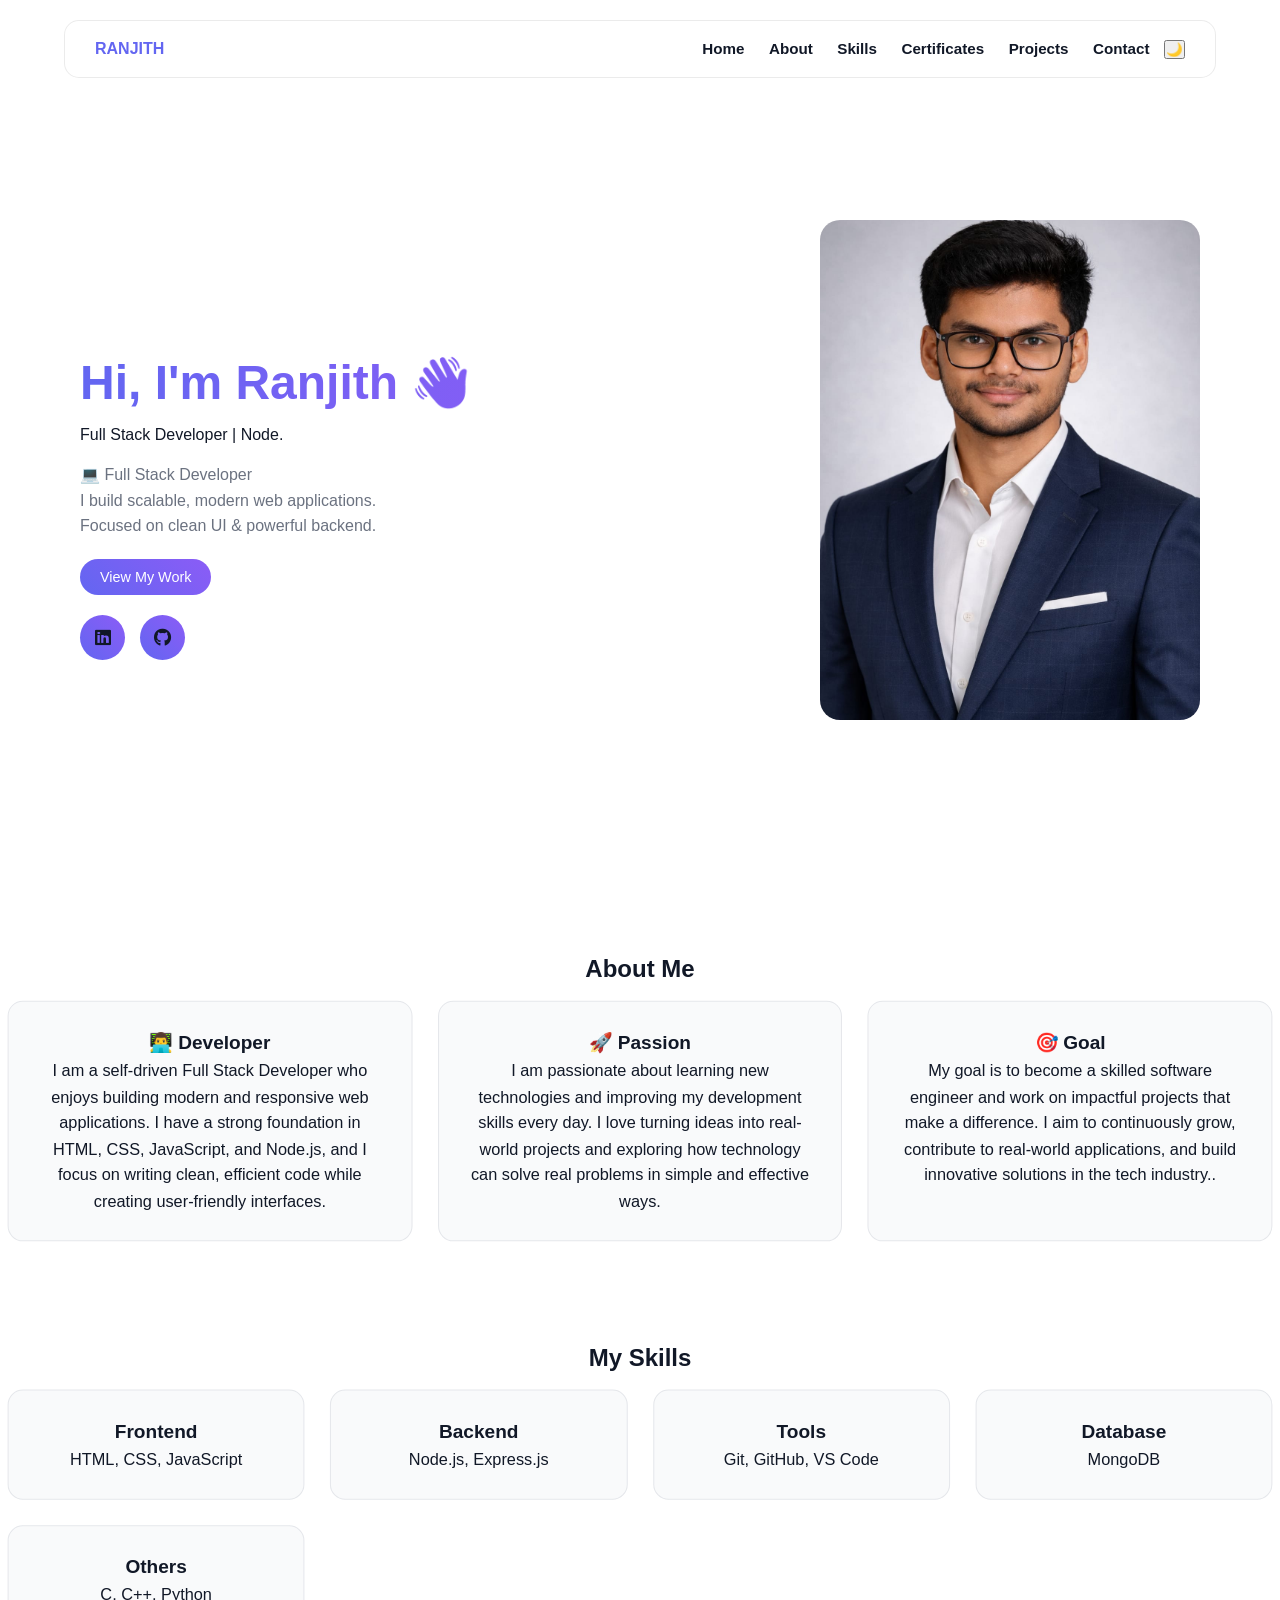
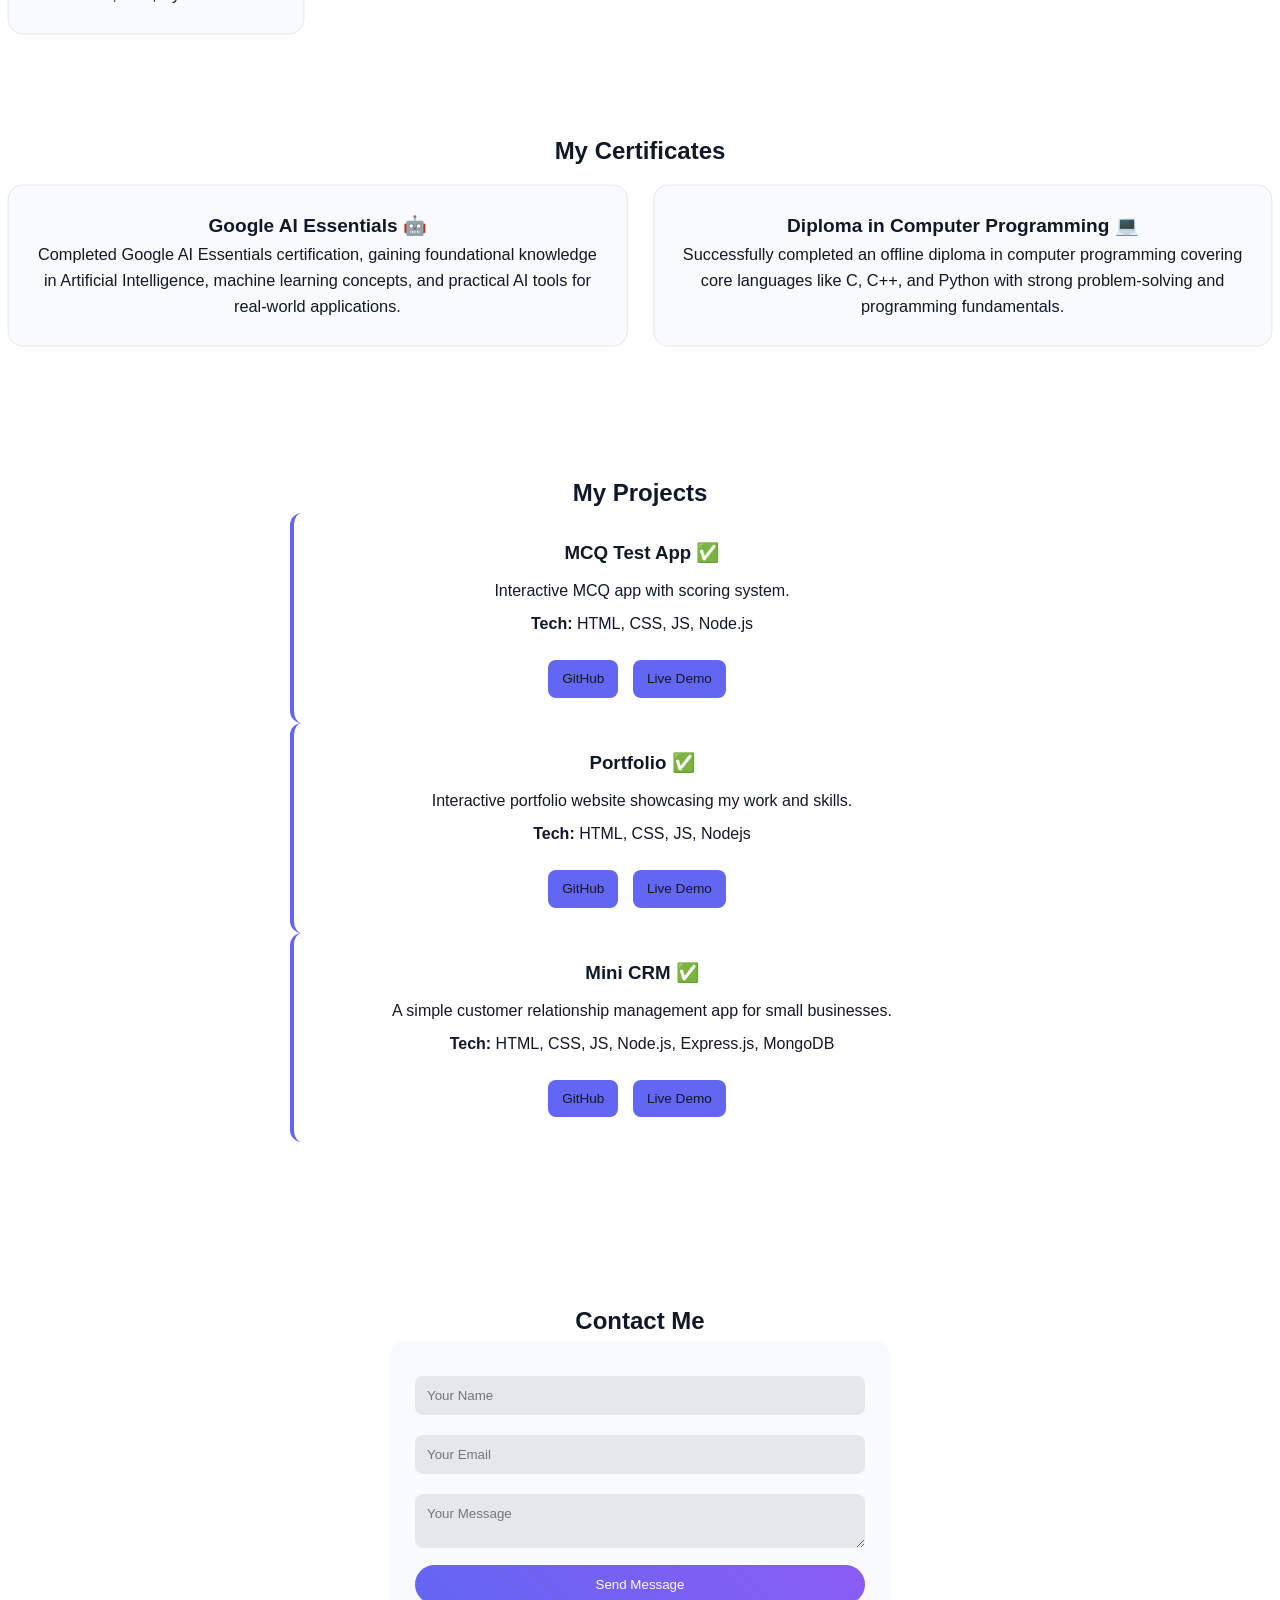
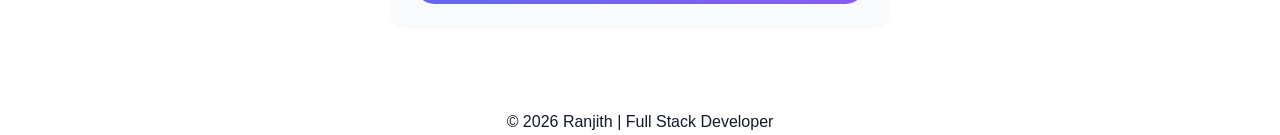
<file: index.html>
<!DOCTYPE html>
<html lang="en">
<head>
  <meta charset="UTF-8">
  <meta name="viewport" content="width=device-width, initial-scale=1.0">
  <title>Ranjith | Full Stack Developer</title>

  <!-- STYLE -->
  <link rel="stylesheet" href="style.css">

  <!-- FONT AWESOME -->
  <link rel="stylesheet" href="https://cdnjs.cloudflare.com/ajax/libs/font-awesome/6.4.0/css/all.min.css">
</head>
<body>

<!-- NAVBAR -->
<nav class="navbar">
  <div class="hero-logo">RANJITH </div>
  <div class="nav-links">
    <a href="#home">Home</a>
    <a href="#about">About</a>
    <a href="#skills">Skills</a>
    <a href="#certificates">Certificates</a>
    <a href="#work">Projects</a>
    <a href="#contact">Contact</a>

    <button onclick="toggleMode()" class="mode-btn">🌙</button>
  </div>
</nav>

<!-- HERO -->
<section id="home" class="hero">
  <div class="left">
    <h1>Hi, I'm Ranjith 👋</h1>
    <p id="typing" class="typing"></p>

    <div class="hero-info">
      <p>💻 Full Stack Developer</p>
      <p>I build scalable, modern web applications.</p>
      <p>Focused on clean UI & powerful backend.</p>
    </div>

    <div class="hero-buttons">
      <button onclick="scrollToSection('work')">View My Work</button>
    </div>

    <!-- 🔥 SOCIAL ICONS ADDED HERE -->
    <div class="social-links">
      <a href="https://www.linkedin.com/in/ranjithm57/" target="_blank">
        <i class="fab fa-linkedin"></i>
      </a>
      <a href="https://github.com/ranjithranvishnu57" target="_blank">
        <i class="fab fa-github"></i>
      </a>
    </div>

  </div>

  <div class="right">
    <div class="profile-container">
      <img src="profile.jpg.jpeg" alt="Ranjith">
    </div>
  </div>
</section>


<!-- ABOUT -->
<section id="about" class="about">
  <h2>About Me</h2>
  <div class="about-grid">
    <div class="about-card reveal">
      <h3>👨‍💻 Developer</h3>
      <p>I am a self-driven Full Stack Developer who enjoys building modern and responsive web applications. I have a strong foundation in HTML, CSS, JavaScript, and Node.js, and I focus on writing clean, efficient code while creating user-friendly interfaces.</p>
    </div>
    <div class="about-card reveal">
      <h3>🚀 Passion</h3>
      <p>I am passionate about learning new technologies and improving my development skills every day. I love turning ideas into real-world projects and exploring how technology can solve real problems in simple and effective ways.</p>
    </div>
    <div class="about-card reveal">
      <h3>🎯 Goal</h3>
      <p>My goal is to become a skilled software engineer and work on impactful projects that make a difference. I aim to continuously grow, contribute to real-world applications, and build innovative solutions in the tech industry..</p>
    </div>
  </div>
</section>

<!-- SKILLS -->
<section id="skills" class="about">
  <h2>My Skills</h2>
  <div class="about-grid">
    <div class="about-card reveal">
      <h3>Frontend</h3>
      <p>HTML, CSS, JavaScript</p>
    </div>
    <div class="about-card reveal">
      <h3>Backend</h3>
      <p>Node.js, Express.js</p>
    </div>
    <div class="about-card reveal">
      <h3>Tools</h3>
      <p>Git, GitHub, VS Code</p>
    </div>
    <div class="about-card reveal">
      <h3>Database</h3>
      <p>MongoDB</p>
    </div>
    <div class="about-card reveal">
      <h3>Others</h3>
      <p>C, C++, Python</p>
    </div>
  </div>
</section>
<section id="certificates" class="about">
  <h2>My Certificates</h2>

  <div class="about-grid">

    <div class="about-card reveal">
      <h3>Google AI Essentials 🤖</h3>
      <p>
        Completed Google AI Essentials certification, gaining foundational knowledge in Artificial Intelligence, 
        machine learning concepts, and practical AI tools for real-world applications.
      </p>
    </div>

    <div class="about-card reveal">
      <h3>Diploma in Computer Programming 💻</h3>
      <p>
        Successfully completed an offline diploma in computer programming covering core languages like 
        C, C++, and Python with strong problem-solving and programming fundamentals.
      </p>
    </div>

  </div>
</section>
</section>


<!-- PROJECTS -->
<section id="work" class="work">

  <h2>My Projects</h2>

  
    <div class="timeline-item">
      <h3>MCQ Test App ✅</h3>
      <p>Interactive MCQ app with scoring system.</p>
      <p><strong>Tech:</strong> HTML, CSS, JS, Node.js</p>
      <div class="project-links">
        <a href="https://github.com/ranjithranvishnu57-glitch/QuizApp" target="_blank">GitHub</a>
        <a href="https://quizapp-tiqu.onrender.com/" target="_blank">Live Demo</a>
      </div>
    </div>

     <div class="timeline-item">
      <h3>Portfolio ✅</h3>
      <p>Interactive portfolio website showcasing my work and skills.</p>
      <p><strong>Tech:</strong> HTML, CSS, JS, Nodejs</p>
      <div class="project-links">
        <a href="https://github.com/ranjithranvishnu57-glitch/FUTURE_FS_1" target="_blank">GitHub</a>
        <a href="https://ranjithranvishnu57-glitch.github.io/FUTURE_FS_1/" target="_blank">Live Demo</a>
      </div>
    </div>

    <div class="timeline-item">
    

      <h3>Mini CRM ✅</h3>
      <p>A simple customer relationship management app for small businesses.</p>
      <p><strong>Tech:</strong> HTML, CSS, JS, Node.js, Express.js, MongoDB</p>
      <div class="project-links">
        <a href="https://github.com/ranjithranvishnu57-glitch/FUTURE_FS_2" target="_blank">GitHub</a>
        <a href="https://future-fs-2-w5sz.onrender.com/login.html" target="_blank">Live Demo</a>
      </div>
    
    </div>


</section>

<!-- CONTACT -->
<section id="contact" class="contact">
  <h2>Contact Me</h2>
  <form id="contactForm" class="contact-box reveal">
    <input type="text" placeholder="Your Name" required>
    <input type="email" placeholder="Your Email" required>
    <textarea placeholder="Your Message" required></textarea>
    <button type="submit">Send Message</button>
  </form>
</section>

<!-- FOOTER -->
<footer class="fott">
  <p>© 2026 Ranjith | Full Stack Developer</p>
</footer>

<script src="script.js"></script>
</body>
</html>
</file>
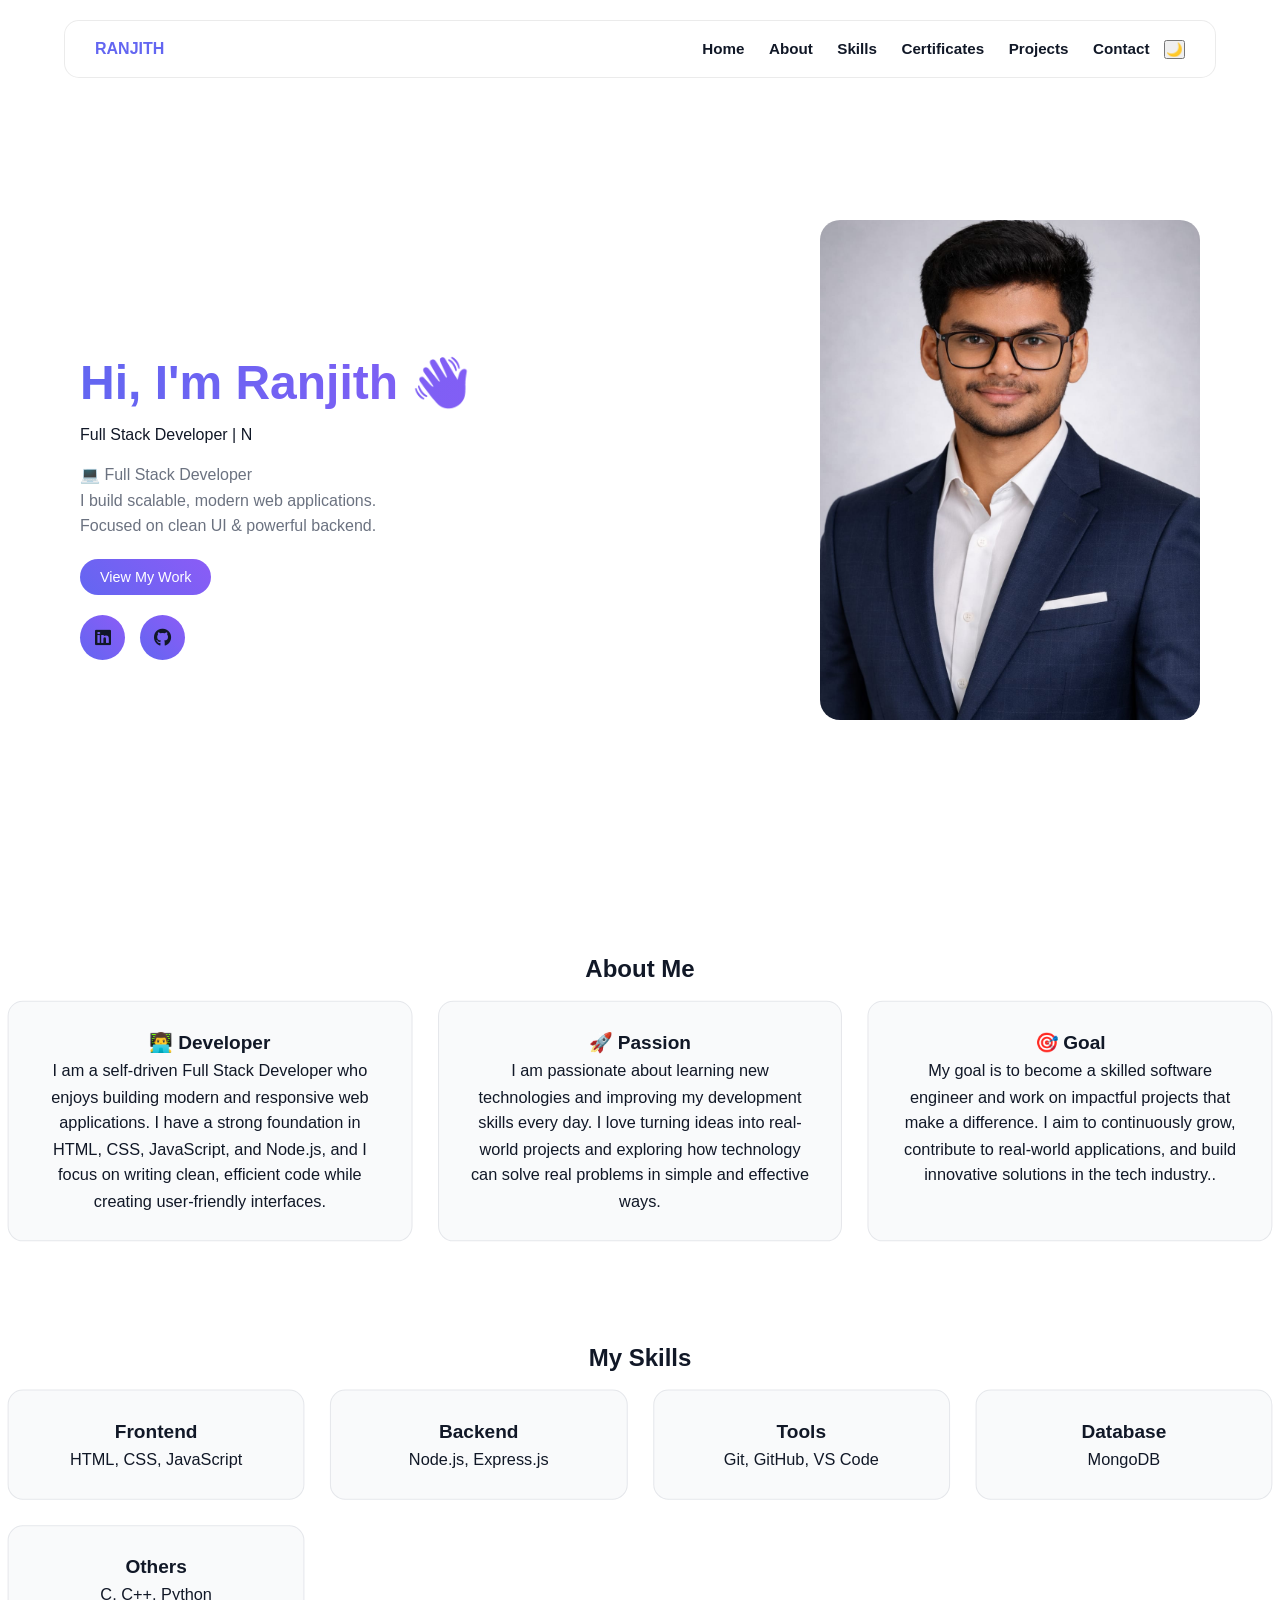
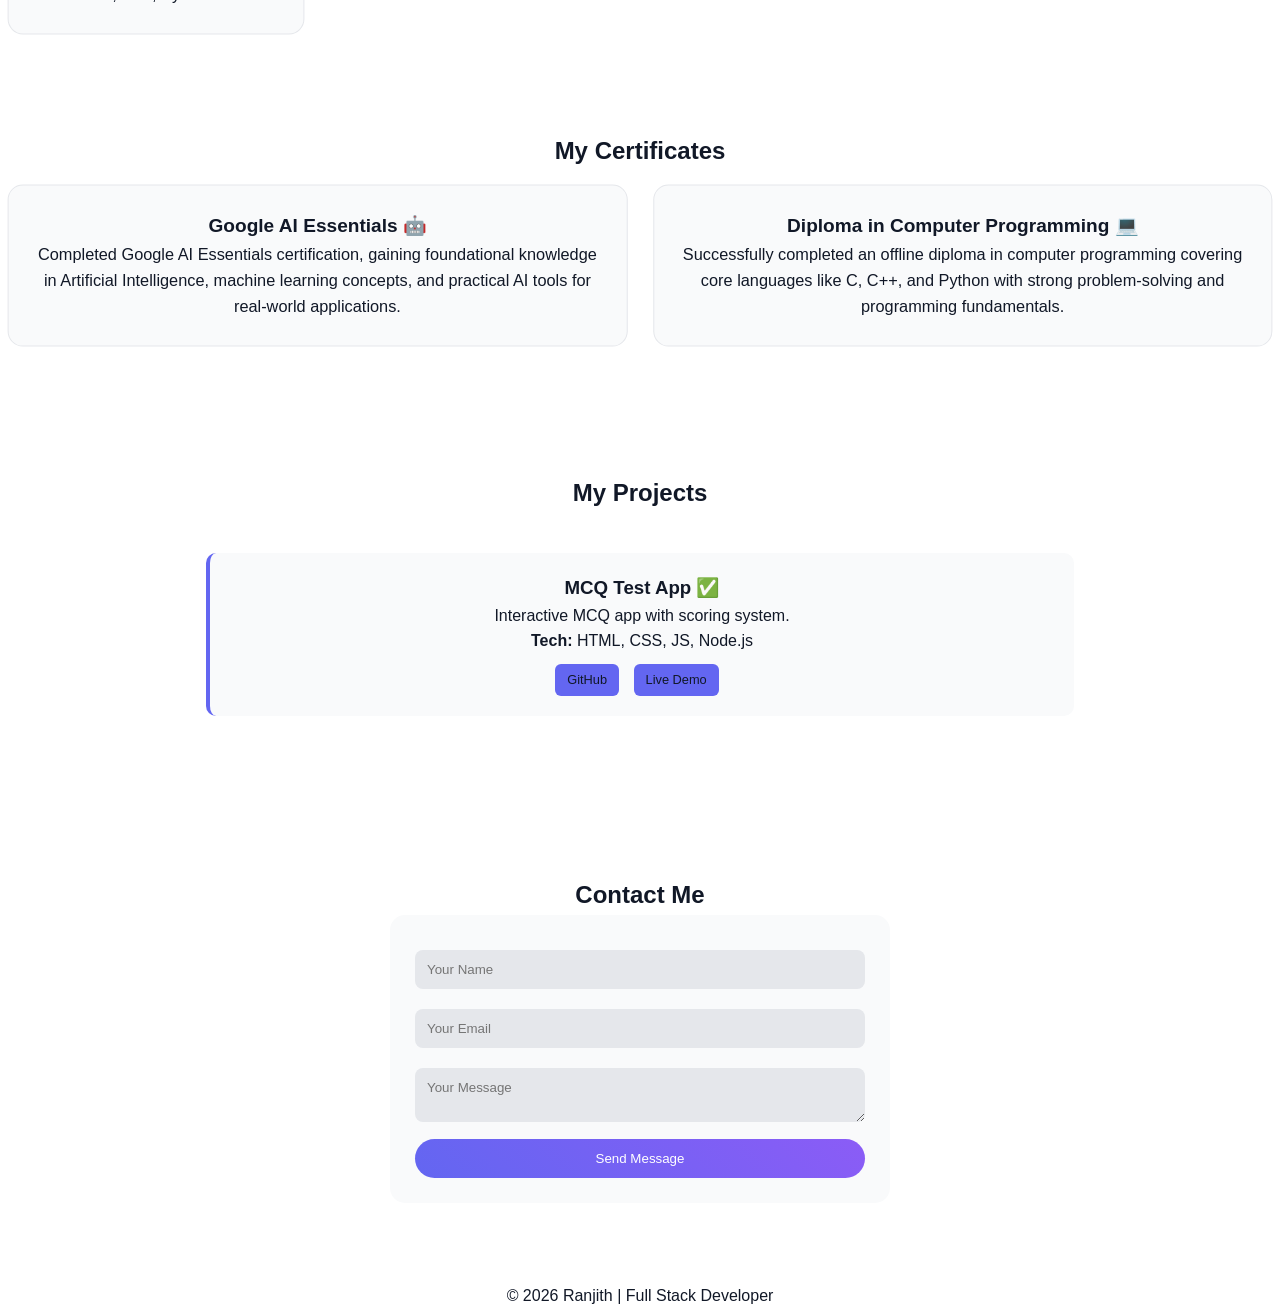
<file: public/index.html>
<!DOCTYPE html>
<html lang="en">
<head>
  <meta charset="UTF-8">
  <meta name="viewport" content="width=device-width, initial-scale=1.0">
  <title>Ranjith | Full Stack Developer</title>

  <!-- STYLE -->
  <link rel="stylesheet" href="style.css">

  <!-- FONT AWESOME -->
  <link rel="stylesheet" href="https://cdnjs.cloudflare.com/ajax/libs/font-awesome/6.4.0/css/all.min.css">
</head>
<body>

<!-- NAVBAR -->
<nav class="navbar">
  <div class="hero-logo">RANJITH </div>
  <div class="nav-links">
    <a href="#home">Home</a>
    <a href="#about">About</a>
    <a href="#skills">Skills</a>
    <a href="#certificates">Certificates</a>
    <a href="#work">Projects</a>
    <a href="#contact">Contact</a>

    <button onclick="toggleMode()" class="mode-btn">🌙</button>
  </div>
</nav>

<!-- HERO -->
<section id="home" class="hero">
  <div class="left">
    <h1>Hi, I'm Ranjith 👋</h1>
    <p id="typing" class="typing"></p>

    <div class="hero-info">
      <p>💻 Full Stack Developer</p>
      <p>I build scalable, modern web applications.</p>
      <p>Focused on clean UI & powerful backend.</p>
    </div>

    <div class="hero-buttons">
      <button onclick="scrollToSection('work')">View My Work</button>
    </div>

    <!-- 🔥 SOCIAL ICONS ADDED HERE -->
    <div class="social-links">
      <a href="https://www.linkedin.com/in/ranjithm57/" target="_blank">
        <i class="fab fa-linkedin"></i>
      </a>
      <a href="https://github.com/ranjithranvishnu57" target="_blank">
        <i class="fab fa-github"></i>
      </a>
    </div>

  </div>

  <div class="right">
    <div class="profile-container">
      <img src="profile.jpg.jpeg" alt="Ranjith">
    </div>
  </div>
</section>


<!-- ABOUT -->
<section id="about" class="about">
  <h2>About Me</h2>
  <div class="about-grid">
    <div class="about-card reveal">
      <h3>👨‍💻 Developer</h3>
      <p>I am a self-driven Full Stack Developer who enjoys building modern and responsive web applications. I have a strong foundation in HTML, CSS, JavaScript, and Node.js, and I focus on writing clean, efficient code while creating user-friendly interfaces.</p>
    </div>
    <div class="about-card reveal">
      <h3>🚀 Passion</h3>
      <p>I am passionate about learning new technologies and improving my development skills every day. I love turning ideas into real-world projects and exploring how technology can solve real problems in simple and effective ways.</p>
    </div>
    <div class="about-card reveal">
      <h3>🎯 Goal</h3>
      <p>My goal is to become a skilled software engineer and work on impactful projects that make a difference. I aim to continuously grow, contribute to real-world applications, and build innovative solutions in the tech industry..</p>
    </div>
  </div>
</section>

<!-- SKILLS -->
<section id="skills" class="about">
  <h2>My Skills</h2>
  <div class="about-grid">
    <div class="about-card reveal">
      <h3>Frontend</h3>
      <p>HTML, CSS, JavaScript</p>
    </div>
    <div class="about-card reveal">
      <h3>Backend</h3>
      <p>Node.js, Express.js</p>
    </div>
    <div class="about-card reveal">
      <h3>Tools</h3>
      <p>Git, GitHub, VS Code</p>
    </div>
    <div class="about-card reveal">
      <h3>Database</h3>
      <p>MongoDB</p>
    </div>
    <div class="about-card reveal">
      <h3>Others</h3>
      <p>C, C++, Python</p>
    </div>
  </div>
</section>
<section id="certificates" class="about">
  <h2>My Certificates</h2>

  <div class="about-grid">

    <div class="about-card reveal">
      <h3>Google AI Essentials 🤖</h3>
      <p>
        Completed Google AI Essentials certification, gaining foundational knowledge in Artificial Intelligence, 
        machine learning concepts, and practical AI tools for real-world applications.
      </p>
    </div>

    <div class="about-card reveal">
      <h3>Diploma in Computer Programming 💻</h3>
      <p>
        Successfully completed an offline diploma in computer programming covering core languages like 
        C, C++, and Python with strong problem-solving and programming fundamentals.
      </p>
    </div>

  </div>
</section>
</section>


<!-- PROJECTS -->
<section id="work" class="work">
  <h2>My Projects</h2>
  <div class="timeline">
    <div class="timeline-item reveal">
      <h3>MCQ Test App ✅</h3>
      <p>Interactive MCQ app with scoring system.</p>
      <p><strong>Tech:</strong> HTML, CSS, JS, Node.js</p>
      <div class="project-links">
        <a href="https://github.com/ranjithranvishnu57-glitch/QuizApp" target="_blank">GitHub</a>
        <a href="https://quizapp-tiqu.onrender.com/" target="_blank">Live Demo</a>
      </div>
    </div>
  </div>
</section>

<!-- CONTACT -->
<section id="contact" class="contact">
  <h2>Contact Me</h2>
  <form id="contactForm" class="contact-box reveal">
    <input type="text" placeholder="Your Name" required>
    <input type="email" placeholder="Your Email" required>
    <textarea placeholder="Your Message" required></textarea>
    <button type="submit">Send Message</button>
  </form>
</section>

<!-- FOOTER -->
<footer class="fott">
  <p>© 2026 Ranjith | Full Stack Developer</p>
</footer>

<script src="script.js"></script>
</body>
</html>
</file>
<file: style.css>
/* RESET */
* {
  margin: 0;
  padding: 0;
  box-sizing: border-box;
  font-family: "Poppins", sans-serif;
}

/* 🌞 LIGHT MODE (DEFAULT) */
body {
  background: #ffffff;
  color: #111827;
  line-height: 1.6;
  transition: 0.3s;
}

/* 🌙 DARK MODE */
body.dark-mode {
  background: #111111;
  color: #f5f5f5;
}

/* NAVBAR */
.navbar {
  position: fixed;
  top: 20px;
  left: 50%;
  transform: translateX(-50%);
  width: 90%;
  padding: 15px 30px;
  display: flex;
  justify-content: space-between;
  align-items: center;
  background: rgba(0,0,0,0.05);
  backdrop-filter: blur(12px);
  border-radius: 15px;
  border: 1px solid rgba(0,0,0,0.08);
  z-index: 1000;
  transition: 0.3s;
  background: linear-gradient(to right, #6366f1, #8b5cf6);
}

body.dark-mode .navbar {
  background: rgba(255,255,255,0.05);
  border: 1px solid rgba(255,255,255,0.08);
}

.navbar h2 {
  color: #111827;
}

body.dark-mode .navbar h2 {
  color: #f9fafb;
}

.navbar a {
  margin: 0 10px;
  text-decoration: none;
  color: #4b5563;
  position: relative;
  font-size: 0.95rem;
}

body.dark-mode .navbar a {
  color: #9ca3af;
}

.navbar a::after {
  content: "";
  width: 0%;
  height: 2px;
  background: #6366f1;
  position: absolute;
  bottom: -5px;
  left: 0;
  transition: 0.3s;
}

.navbar a:hover {
  color: #000;
}

body.dark-mode .navbar a:hover {
  color: white;
}

.navbar a:hover::after {
  width: 100%;
}
.navbar.hero-logo{
  background: linear-gradient(to right, #6366f1, #8b5cf6);
  -webkit-background-clip: text;
  -webkit-text-fill-color: transparent;

}

/* HERO */
.hero {
  display: flex;
  align-items: center;
  justify-content: space-between;
  padding: 120px 80px 80px;
  min-height: 100vh;
  gap: 40px;
}

.hero .left {
  flex: 1;
  max-width: 500px;
}

.hero h1 {
  font-size: 3rem;
  background: linear-gradient(to right, #6366f1, #8b5cf6);
  -webkit-background-clip: text;
  color: transparent;
}

.hero-info {
  margin-top: 15px;
}

.hero-info p {
  color: #6b7280;
}

body.dark-mode .hero-info p {
  color: #9ca3af;
}

.hero button {
  margin-top: 20px;
  padding: 10px 20px;
  border: none;
  border-radius: 25px;
  display: flex;
  gap: 15px;
  background: linear-gradient(45deg, #6366f1, #8b5cf6);
  color: white;
  cursor: pointer;
  font-size: 0.9rem;
  transition: 0.3s;
}

.hero button:hover {
  transform: scale(1.05);
  box-shadow: 0 0 15px rgba(99,102,241,0.6);
}

/* HERO SOCIAL ICONS */
.hero-social-links {
  margin-top: 15px;
  display: flex;
  gap: 15px;
}

.hero-social-links a {
  display: flex;
  align-items: center;
  justify-content: center;
  width: 40px;
  height: 40px;
  background: #6366f1;
  color: white;
  border-radius: 50%;
  font-size: 1.2rem;
  transition: 0.3s;
   
}

.hero-social-links a:hover {
  background: #4f46e5;
  transform: scale(1.2);
}

body.dark-mode .hero-social-links a {
  background: #9ca3af;
  color: #111;
}

body.dark-mode .hero-social-links a:hover {
  background: #f3f4f6;
  color: #111;
}

/* IMAGE */
.profile-container {
  width: 380px;
  height: 500px;
  border-radius: 20px;
  overflow: hidden;
  transition: 0.3s;
}

.profile-container:hover {
  transform: scale(1.05);
}

.profile-container img {
  width: 100%;
  height: 100%;
  object-fit: cover;
}

/* ABOUT */
.about {
  padding: 50px 20px;
  text-align: center;
  
}

.about h2 {
  margin-bottom: 15px;
}

.about-grid {
  display: grid;
  grid-template-columns: repeat(auto-fit, minmax(250px, 1fr));
  gap: 25px;
  cursor: pointer;
  transition: 0.3s;
   transform: scale(1.02);
}

.about-card {
  padding: 25px;
  background: #f9fafb;
  border-radius: 15px;
  border: 1px solid #e5e7eb;
  transition: 0.3s;
}

body.dark-mode .about-card {
  background: rgba(255,255,255,0.04);
  border: 1px solid rgba(255,255,255,0.06);
}

.about-card:hover {
  transform: translateY(-8px);
  box-shadow: 0 0 20px rgba(99,102,241,0.3);
}

/* PROJECTS */
.work {
  padding: 80px 20px;
  text-align: center;
}



.timeline-item {
  width: 70%;
  padding: 25px;
  background: white; /* box color */
  border-radius: 12px;
  border-left: 4px solid #6366f1;
  max-width: 700px;
  margin: 0 auto;
  transition: 0.3s;
  align-items: center
}

.timeline-item:hover {
  transform: translateY(-5px);
  box-shadow: 0 10px 25px rgba(0,0,0,0.2);
}

/* DARK MODE */
body.dark-mode .timeline-item {
  background: rgba(255,255,255,0.05);
}

/* TEXT SPACING */
.timeline-item h3 {
  margin-bottom: 10px;
}

.timeline-item p {
  margin-bottom: 8px;
}

/* BUTTONS */
.project-links a {
  display: inline-block;
  margin-top: 15px;
  margin-right: 10px;
  padding: 8px 14px;
  background: #6366f1;
  color: white;
  text-decoration: none;
  border-radius: 8px;
  font-size: 0.85rem;
  transition: 0.3s;
}

.project-links a:hover {
  background: #4f46e5;
  transform: translateY(-2px);
}

/* RESUME SECTION */
.resume {
  padding: 80px 20px;
  text-align: center;
}

.resume-section {
  max-width: 500px;
  margin: auto;
  padding: 25px;
  background: #f9fafb;
  border-radius: 15px;
  border: 1px solid #e5e7eb;
}

body.dark-mode .resume-section {
  background: rgba(255,255,255,0.04);
  border: 1px solid rgba(255,255,255,0.06);
}

.resume-section .btn {
  display: inline-block;
  margin-top: 15px;
  padding: 10px 20px;
  background: #6366f1;
  color: white;
  text-decoration: none;
  border-radius: 8px;
  transition: 0.3s;
}

.resume-section .btn:hover {
  background: #4f46e5;
}

.resume-section input[type="file"] {
  margin-top: 15px;
  padding: 8px;
  border-radius: 8px;
  border: 1px solid #ccc;
}

/* CERTIFICATIONS SECTION */
.certifications {
  padding: 80px 20px;
  text-align: center;
}

.cert-grid {
  display: grid;
  grid-template-columns: repeat(auto-fit, minmax(250px, 1fr));
  gap: 20px;
  margin-top: 30px;
}

.cert-card {
  padding: 20px;
  background: #f9fafb;
  border-radius: 15px;
  border: 1px solid #e5e7eb;
  transition: 0.3s;
}

body.dark-mode .cert-card {
  background: rgba(255,255,255,0.04);
  border: 1px solid rgba(255,255,255,0.06);
}

.cert-card:hover {
  transform: translateY(-8px);
  box-shadow: 0 0 20px rgba(99,102,241,0.3);
}

/* CONTACT */
.contact {
  padding: 80px 20px;
  text-align: center;
}

.contact-box {
  max-width: 500px;
  margin: auto;
  padding: 25px;
  background: #f9fafb;
  border-radius: 15px;
}

body.dark-mode .contact-box {
  background: rgba(255,255,255,0.04);
}

.contact-box input,
.contact-box textarea {
  width: 100%;
  padding: 12px;
  margin: 10px 0;
  border-radius: 8px;
  border: none;
  background: #e5e7eb;
  color: black;
}

body.dark-mode .contact-box input,
body.dark-mode .contact-box textarea {
  background: #020617;
  color: white;
}

.contact-box button {
  width: 100%;
  padding: 12px;
  border: none;
  border-radius: 20px;
  background: linear-gradient(45deg, #6366f1, #8b5cf6);
  color: white;
  cursor: pointer;
}

/*   SOCIAL LINKS */
.social-links {
  margin-top: 10px;
  display: flex;
  justify-content: center;
  gap: 15px;
}

.social-links a {
  text-decoration: none;
  color: #6366f1;
  font-weight: 500;
  transition: 0.3s;
}

.social-links a:hover {
  color: #4f46e5;
  transform: scale(1.1);
}

body.dark-mode footer {
  color: #9ca3af;
  
}

/* SCROLL REVEAL */
.reveal {
  opacity: 0;
  transform: translateY(40px);
  transition: 0.6s;
}

.reveal.active {
  opacity: 1;
  transform: translateY(0);
}

/* RESPONSIVE */
@media(max-width: 768px) {
  .hero {
    flex-direction: column;
    text-align: center;
    padding: 120px 20px 60px;
  }

  .timeline-item {
    width: 90%;
  }
}
/* 🔥 MOVE SOCIAL ICONS TO HERO RIGHT SIDE */

/* ICON STYLE UPGRADE */
.social-links a {
  width: 45px;
  height: 45px;
  background: linear-gradient(45deg, #6366f1, #8b5cf6);
  color: white;
  border-radius: 50%;
  display: flex;
  align-items: center;
  justify-content: center;
  font-size: 18px;
  transition: 0.3s;
}

/* HOVER EFFECT 🔥 */
.social-links a:hover {
  transform: translateY(-6px) scale(1.1);
  box-shadow: 0 0 15px rgba(99,102,241,0.7);
}

/* DARK MODE */
body.dark-mode .social-links a {
  background: #9ca3af;
  color: #111;
}

body.dark-mode .social-links a:hover {
  background: #f3f4f6;
}

/* 👇 IMPORTANT: make hero-left reference */
.hero .left {
  position: relative;
}

/* 🔥 ICONS UNDER HERO BUTTONS (LEFT SIDE) */
.social-links {
  position: absolute;
  top: 100%;      
  left: 0;         /* left align */
  margin-top: 15px;
  display: flex;
  gap: 15px;
}
/* 👇 HERO LEFT = REFERENCE */
.hero .left {
  position: relative;
}

/* 👇 ICONS EXACTLY BUTTON KEELA */
.hero .left .social-links {
  position: absolute;
  top: 100%;
  left: 0;
  margin-top: 20px;
  justify-content: flex-start;
}
/* 🔥 REMOVE UNDERLINE + COLOR CHANGE (GLOBAL FIX) */
a {
  text-decoration: none !important;
  color: inherit !important;
}

/* 🔥 NAVBAR CLICK / ACTIVE FIX */
.navbar a:focus,
.navbar a:active,
.navbar a:visited {
  color: inherit !important;
  text-decoration: none !important;
  outline: none;
}

/* 🔥 SECTION HEADINGS FIX (About, Projects, etc.) */
h1, h2, h3, p {
  text-decoration: none !important;
}
.fott{
  text-align: center;
}
/* SIMPLE ARROW EFFECT */
#about h2::after,
#work h2::after,
#certificates h2::after {
  margin-left: 5px;
  transition: 0.3s;
}

/* SMALL MOVE ON HOVER */
#about h2:hover::after,
#work h2:hover::after,
#certificates h2:hover::after {
  margin-left: 10px;
}
/* 🔥 CARD HOVER EXTRA EFFECT */
.about-card {
  position: relative;
  overflow: hidden;
}

/* ✨ LIGHT GLOW FOLLOW EFFECT */
.about-card::before {
  content: "";
  position: absolute;
  width: 0;
  height: 0;
  background: rgba(168, 85, 247, 0.15);
  border-radius: 50%;
  top: 50%;
  left: 50%;
  transform: translate(-50%, -50%);
  transition: 0.4s;
}

/* 🔥 WHEN HOVER */
.about-card:hover::before {
  width: 200%;
  height: 200%;
}

/* 🔥 TEXT LITTLE POP */
.about-card:hover h3 {
  color: #7c3aed;
  transition: 0.3s;
}
/* 🔥 CARD HOVER EXTRA EFFECT */
.about-card {
  position: relative;
  overflow: hidden;
}

/* ✨ LIGHT GLOW FOLLOW EFFECT */
.about-card::before {
  content: "";
  position: absolute;
  width: 0;
  height: 0;
  background: rgba(168, 85, 247, 0.15);
  border-radius: 50%;
  top: 50%;
  left: 50%;
  transform: translate(-50%, -50%);
  transition: 0.4s;
}

/* 🔥 WHEN HOVER */
.about-card:hover::before {
  width: 200%;
  height: 200%;
}

/* 🔥 TEXT LITTLE POP */
.about-card:hover h3 {
  color: #7c3aed;
  transition: 0.3s;
}
/* 🔥 NAVBAR TEXT FIX */
.navbar a {
  color: #111827 !important;   /* dark visible color */
  font-weight: 600;
}

/* 🔥 LOGO COLOR */
.navbar .hero-logo {
  color: #6366f1 !important;
  font-weight: bold;
}

/* 🔥 NAVBAR BACKGROUND STRONG */
.navbar {
  background: rgba(255,255,255,0.95) !important;
}

/* 🔥 HOVER EFFECT */
.navbar a:hover {
  color: #6366f1 !important;
}
</file>
<file: public/style.css>
/* RESET */
* {
  margin: 0;
  padding: 0;
  box-sizing: border-box;
  font-family: "Poppins", sans-serif;
}

/* 🌞 LIGHT MODE (DEFAULT) */
body {
  background: #ffffff;
  color: #111827;
  line-height: 1.6;
  transition: 0.3s;
}

/* 🌙 DARK MODE */
body.dark-mode {
  background: #111111;
  color: #f5f5f5;
}

/* NAVBAR */
.navbar {
  position: fixed;
  top: 20px;
  left: 50%;
  transform: translateX(-50%);
  width: 90%;
  padding: 15px 30px;
  display: flex;
  justify-content: space-between;
  align-items: center;
  background: rgba(0,0,0,0.05);
  backdrop-filter: blur(12px);
  border-radius: 15px;
  border: 1px solid rgba(0,0,0,0.08);
  z-index: 1000;
  transition: 0.3s;
  background: linear-gradient(to right, #6366f1, #8b5cf6);
}

body.dark-mode .navbar {
  background: rgba(255,255,255,0.05);
  border: 1px solid rgba(255,255,255,0.08);
}

.navbar h2 {
  color: #111827;
}

body.dark-mode .navbar h2 {
  color: #f9fafb;
}

.navbar a {
  margin: 0 10px;
  text-decoration: none;
  color: #4b5563;
  position: relative;
  font-size: 0.95rem;
}

body.dark-mode .navbar a {
  color: #9ca3af;
}

.navbar a::after {
  content: "";
  width: 0%;
  height: 2px;
  background: #6366f1;
  position: absolute;
  bottom: -5px;
  left: 0;
  transition: 0.3s;
}

.navbar a:hover {
  color: #000;
}

body.dark-mode .navbar a:hover {
  color: white;
}

.navbar a:hover::after {
  width: 100%;
}
.navbar.hero-logo{
  background: linear-gradient(to right, #6366f1, #8b5cf6);
  -webkit-background-clip: text;
  -webkit-text-fill-color: transparent;

}

/* HERO */
.hero {
  display: flex;
  align-items: center;
  justify-content: space-between;
  padding: 120px 80px 80px;
  min-height: 100vh;
  gap: 40px;
}

.hero .left {
  flex: 1;
  max-width: 500px;
}

.hero h1 {
  font-size: 3rem;
  background: linear-gradient(to right, #6366f1, #8b5cf6);
  -webkit-background-clip: text;
  color: transparent;
}

.hero-info {
  margin-top: 15px;
}

.hero-info p {
  color: #6b7280;
}

body.dark-mode .hero-info p {
  color: #9ca3af;
}

.hero button {
  margin-top: 20px;
  padding: 10px 20px;
  border: none;
  border-radius: 25px;
  display: flex;
  gap: 15px;
  background: linear-gradient(45deg, #6366f1, #8b5cf6);
  color: white;
  cursor: pointer;
  font-size: 0.9rem;
  transition: 0.3s;
}

.hero button:hover {
  transform: scale(1.05);
  box-shadow: 0 0 15px rgba(99,102,241,0.6);
}

/* HERO SOCIAL ICONS */
.hero-social-links {
  margin-top: 15px;
  display: flex;
  gap: 15px;
}

.hero-social-links a {
  display: flex;
  align-items: center;
  justify-content: center;
  width: 40px;
  height: 40px;
  background: #6366f1;
  color: white;
  border-radius: 50%;
  font-size: 1.2rem;
  transition: 0.3s;
   
}

.hero-social-links a:hover {
  background: #4f46e5;
  transform: scale(1.2);
}

body.dark-mode .hero-social-links a {
  background: #9ca3af;
  color: #111;
}

body.dark-mode .hero-social-links a:hover {
  background: #f3f4f6;
  color: #111;
}

/* IMAGE */
.profile-container {
  width: 380px;
  height: 500px;
  border-radius: 20px;
  overflow: hidden;
  transition: 0.3s;
}

.profile-container:hover {
  transform: scale(1.05);
}

.profile-container img {
  width: 100%;
  height: 100%;
  object-fit: cover;
}

/* ABOUT */
.about {
  padding: 50px 20px;
  text-align: center;
  
}

.about h2 {
  margin-bottom: 15px;
}

.about-grid {
  display: grid;
  grid-template-columns: repeat(auto-fit, minmax(250px, 1fr));
  gap: 25px;
  cursor: pointer;
  transition: 0.3s;
   transform: scale(1.02);
}

.about-card {
  padding: 25px;
  background: #f9fafb;
  border-radius: 15px;
  border: 1px solid #e5e7eb;
  transition: 0.3s;
}

body.dark-mode .about-card {
  background: rgba(255,255,255,0.04);
  border: 1px solid rgba(255,255,255,0.06);
}

.about-card:hover {
  transform: translateY(-8px);
  box-shadow: 0 0 20px rgba(99,102,241,0.3);
}

/* PROJECTS */
.work {
  padding: 80px 20px;
  text-align: center;
}

.timeline {
  margin-top: 40px;
  display: flex;
  flex-direction: column;
  gap: 20px;
}

.timeline-item {
  width: 70%;
  margin: auto;
  padding: 20px;
  background: #f9fafb;
  border-left: 4px solid #6366f1;
  border-radius: 10px;
  transition: 0.3s;
}

body.dark-mode .timeline-item {
  background: rgba(255,255,255,0.04);
}

.timeline-item:hover {
  transform: scale(1.02);
}

/* PROJECT LINKS */
.project-links a {
  display: inline-block;
  margin-top: 10px;
  margin-right: 10px;
  padding: 6px 12px;
  background: #6366f1;
  color: white;
  text-decoration: none;
  border-radius: 6px;
  font-size: 0.8rem;
  transition: 0.3s;
}

.project-links a:hover {
  background: #4f46e5;
}

/* RESUME SECTION */
.resume {
  padding: 80px 20px;
  text-align: center;
}

.resume-section {
  max-width: 500px;
  margin: auto;
  padding: 25px;
  background: #f9fafb;
  border-radius: 15px;
  border: 1px solid #e5e7eb;
}

body.dark-mode .resume-section {
  background: rgba(255,255,255,0.04);
  border: 1px solid rgba(255,255,255,0.06);
}

.resume-section .btn {
  display: inline-block;
  margin-top: 15px;
  padding: 10px 20px;
  background: #6366f1;
  color: white;
  text-decoration: none;
  border-radius: 8px;
  transition: 0.3s;
}

.resume-section .btn:hover {
  background: #4f46e5;
}

.resume-section input[type="file"] {
  margin-top: 15px;
  padding: 8px;
  border-radius: 8px;
  border: 1px solid #ccc;
}

/* CERTIFICATIONS SECTION */
.certifications {
  padding: 80px 20px;
  text-align: center;
}

.cert-grid {
  display: grid;
  grid-template-columns: repeat(auto-fit, minmax(250px, 1fr));
  gap: 20px;
  margin-top: 30px;
}

.cert-card {
  padding: 20px;
  background: #f9fafb;
  border-radius: 15px;
  border: 1px solid #e5e7eb;
  transition: 0.3s;
}

body.dark-mode .cert-card {
  background: rgba(255,255,255,0.04);
  border: 1px solid rgba(255,255,255,0.06);
}

.cert-card:hover {
  transform: translateY(-8px);
  box-shadow: 0 0 20px rgba(99,102,241,0.3);
}

/* CONTACT */
.contact {
  padding: 80px 20px;
  text-align: center;
}

.contact-box {
  max-width: 500px;
  margin: auto;
  padding: 25px;
  background: #f9fafb;
  border-radius: 15px;
}

body.dark-mode .contact-box {
  background: rgba(255,255,255,0.04);
}

.contact-box input,
.contact-box textarea {
  width: 100%;
  padding: 12px;
  margin: 10px 0;
  border-radius: 8px;
  border: none;
  background: #e5e7eb;
  color: black;
}

body.dark-mode .contact-box input,
body.dark-mode .contact-box textarea {
  background: #020617;
  color: white;
}

.contact-box button {
  width: 100%;
  padding: 12px;
  border: none;
  border-radius: 20px;
  background: linear-gradient(45deg, #6366f1, #8b5cf6);
  color: white;
  cursor: pointer;
}

/*   SOCIAL LINKS */
.social-links {
  margin-top: 10px;
  display: flex;
  justify-content: center;
  gap: 15px;
}

.social-links a {
  text-decoration: none;
  color: #6366f1;
  font-weight: 500;
  transition: 0.3s;
}

.social-links a:hover {
  color: #4f46e5;
  transform: scale(1.1);
}

body.dark-mode footer {
  color: #9ca3af;
  
}

/* SCROLL REVEAL */
.reveal {
  opacity: 0;
  transform: translateY(40px);
  transition: 0.6s;
}

.reveal.active {
  opacity: 1;
  transform: translateY(0);
}

/* RESPONSIVE */
@media(max-width: 768px) {
  .hero {
    flex-direction: column;
    text-align: center;
    padding: 120px 20px 60px;
  }

  .timeline-item {
    width: 90%;
  }
}
/* 🔥 MOVE SOCIAL ICONS TO HERO RIGHT SIDE */

/* ICON STYLE UPGRADE */
.social-links a {
  width: 45px;
  height: 45px;
  background: linear-gradient(45deg, #6366f1, #8b5cf6);
  color: white;
  border-radius: 50%;
  display: flex;
  align-items: center;
  justify-content: center;
  font-size: 18px;
  transition: 0.3s;
}

/* HOVER EFFECT 🔥 */
.social-links a:hover {
  transform: translateY(-6px) scale(1.1);
  box-shadow: 0 0 15px rgba(99,102,241,0.7);
}

/* DARK MODE */
body.dark-mode .social-links a {
  background: #9ca3af;
  color: #111;
}

body.dark-mode .social-links a:hover {
  background: #f3f4f6;
}

/* 👇 IMPORTANT: make hero-left reference */
.hero .left {
  position: relative;
}

/* 🔥 ICONS UNDER HERO BUTTONS (LEFT SIDE) */
.social-links {
  position: absolute;
  top: 100%;      
  left: 0;         /* left align */
  margin-top: 15px;
  display: flex;
  gap: 15px;
}
/* 👇 HERO LEFT = REFERENCE */
.hero .left {
  position: relative;
}

/* 👇 ICONS EXACTLY BUTTON KEELA */
.hero .left .social-links {
  position: absolute;
  top: 100%;
  left: 0;
  margin-top: 20px;
  justify-content: flex-start;
}
/* 🔥 REMOVE UNDERLINE + COLOR CHANGE (GLOBAL FIX) */
a {
  text-decoration: none !important;
  color: inherit !important;
}

/* 🔥 NAVBAR CLICK / ACTIVE FIX */
.navbar a:focus,
.navbar a:active,
.navbar a:visited {
  color: inherit !important;
  text-decoration: none !important;
  outline: none;
}

/* 🔥 SECTION HEADINGS FIX (About, Projects, etc.) */
h1, h2, h3, p {
  text-decoration: none !important;
}
.fott{
  text-align: center;
}
/* SIMPLE ARROW EFFECT */
#about h2::after,
#work h2::after,
#certificates h2::after {
  margin-left: 5px;
  transition: 0.3s;
}

/* SMALL MOVE ON HOVER */
#about h2:hover::after,
#work h2:hover::after,
#certificates h2:hover::after {
  margin-left: 10px;
}
/* 🔥 CARD HOVER EXTRA EFFECT */
.about-card {
  position: relative;
  overflow: hidden;
}

/* ✨ LIGHT GLOW FOLLOW EFFECT */
.about-card::before {
  content: "";
  position: absolute;
  width: 0;
  height: 0;
  background: rgba(168, 85, 247, 0.15);
  border-radius: 50%;
  top: 50%;
  left: 50%;
  transform: translate(-50%, -50%);
  transition: 0.4s;
}

/* 🔥 WHEN HOVER */
.about-card:hover::before {
  width: 200%;
  height: 200%;
}

/* 🔥 TEXT LITTLE POP */
.about-card:hover h3 {
  color: #7c3aed;
  transition: 0.3s;
}
/* 🔥 CARD HOVER EXTRA EFFECT */
.about-card {
  position: relative;
  overflow: hidden;
}

/* ✨ LIGHT GLOW FOLLOW EFFECT */
.about-card::before {
  content: "";
  position: absolute;
  width: 0;
  height: 0;
  background: rgba(168, 85, 247, 0.15);
  border-radius: 50%;
  top: 50%;
  left: 50%;
  transform: translate(-50%, -50%);
  transition: 0.4s;
}

/* 🔥 WHEN HOVER */
.about-card:hover::before {
  width: 200%;
  height: 200%;
}

/* 🔥 TEXT LITTLE POP */
.about-card:hover h3 {
  color: #7c3aed;
  transition: 0.3s;
}
/* 🔥 NAVBAR TEXT FIX */
.navbar a {
  color: #111827 !important;   /* dark visible color */
  font-weight: 600;
}

/* 🔥 LOGO COLOR */
.navbar .hero-logo {
  color: #6366f1 !important;
  font-weight: bold;
}

/* 🔥 NAVBAR BACKGROUND STRONG */
.navbar {
  background: rgba(255,255,255,0.95) !important;
}

/* 🔥 HOVER EFFECT */
.navbar a:hover {
  color: #6366f1 !important;
}
</file>
